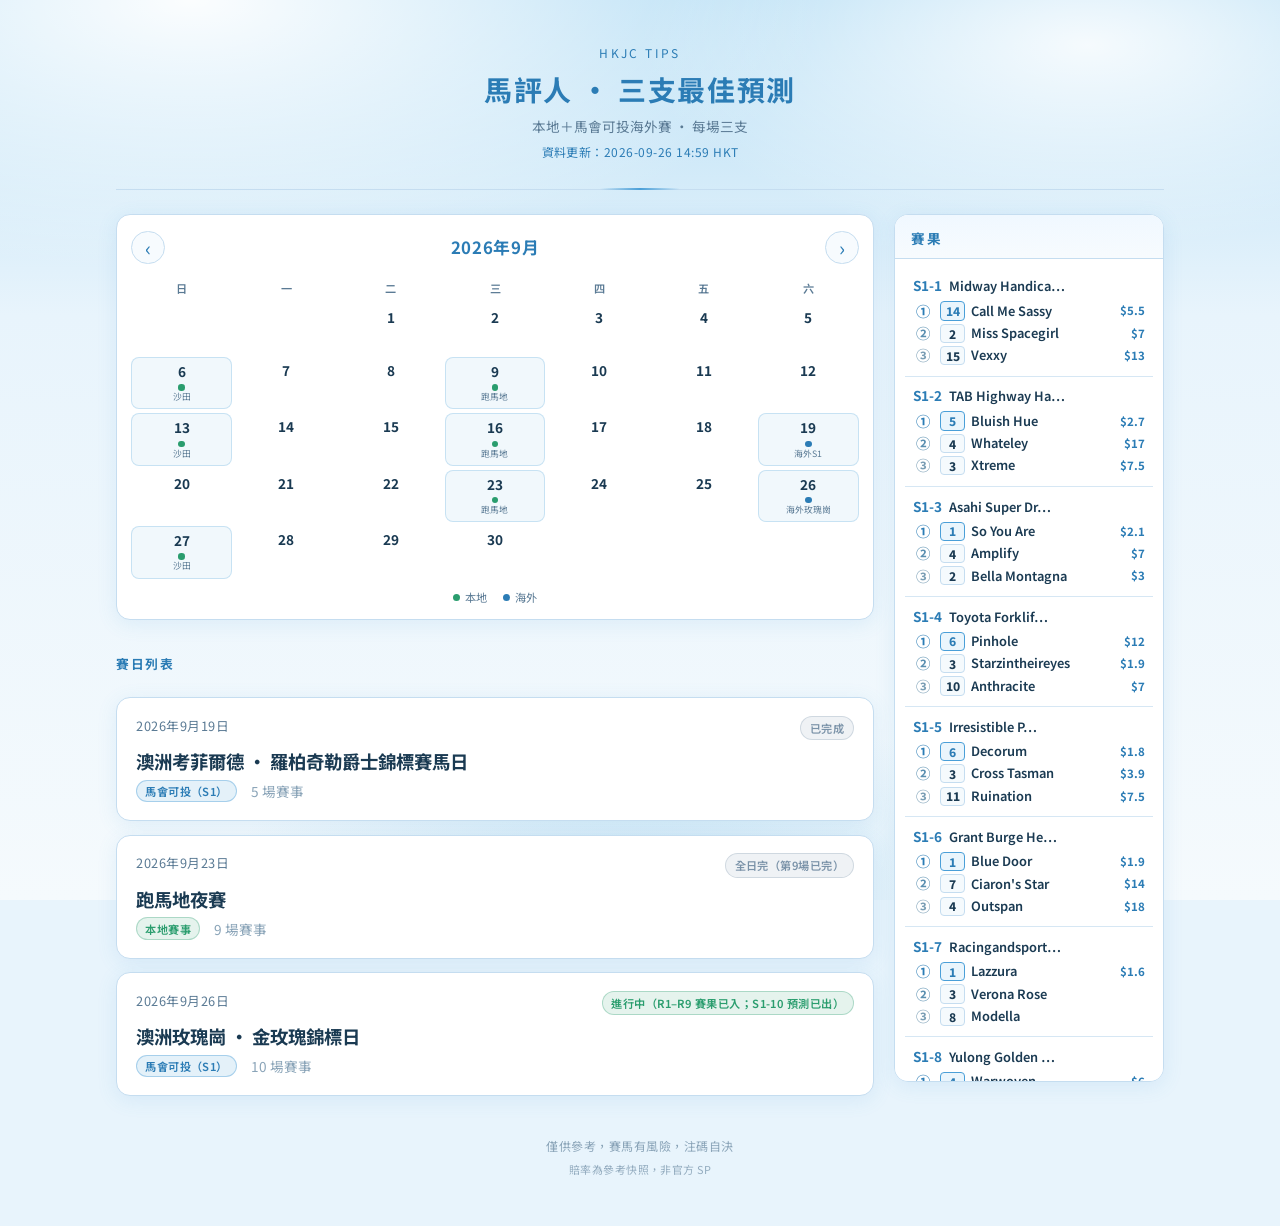
<file: docs/index.html>
<!DOCTYPE html>
<html lang="zh-HK">
<head>
  <meta charset="UTF-8" />
  <meta name="viewport" content="width=device-width, initial-scale=1, viewport-fit=cover" />
  <meta name="theme-color" content="#b8dff5" />
  <meta name="description" content="馬評人 · 三支最佳預測 — 每場只推三支" />
  <title>馬評人 · 三支最佳預測</title>
  <link rel="preconnect" href="https://fonts.googleapis.com" />
  <link rel="preconnect" href="https://fonts.gstatic.com" crossorigin />
  <link href="https://fonts.googleapis.com/css2?family=Noto+Sans+TC:wght@400;600;700&display=swap" rel="stylesheet" />
  <link rel="stylesheet" href="styles.css?v=202609191900" />
</head>
<body>
  <div class="app">
    <header class="header">
      <div class="header-eyebrow">HKJC TIPS</div>
      <h1>馬評人 · 三支最佳預測</h1>
      <p class="header-sub">本地＋馬會可投海外賽 · 每場三支</p>
      <p class="header-updated" id="header-updated"></p>
    </header>

    <nav id="nav-bar" class="nav-bar hidden" aria-label="導航">
      <button type="button" id="btn-back" class="btn-back" aria-label="返回賽日列表">
        ← 返回
      </button>
      <span id="nav-title" class="nav-title"></span>
    </nav>

    <div id="loading" class="state-msg">載入中…</div>

    <div class="layout">
      <div class="main-col">
        <main id="view-meetings" class="meeting-list hidden" aria-label="賽日列表"></main>
        <main id="view-races" class="hidden" aria-label="場次預測"></main>
      </div>

      <aside id="results-sidebar" class="results-sidebar" aria-label="賽果">
        <button type="button" id="results-toggle" class="results-toggle" aria-expanded="false" aria-controls="results-panel">
          <span class="results-toggle-label">賽果</span>
          <span id="results-count" class="results-count"></span>
          <span class="results-chevron" aria-hidden="true">▼</span>
        </button>
        <div id="results-panel" class="results-panel" hidden>
          <h2 class="results-title">賽果</h2>
          <div id="results-body" class="results-body"></div>
        </div>
      </aside>
    </div>

    <footer class="footer">
      <p>僅供參考，賽馬有風險，注碼自決</p>
      <p class="footer-note">賠率為參考快照，非官方 SP</p>
    </footer>
  </div>
  <script src="app.js?v=202609191900"></script>
</body>
</html>
</file>
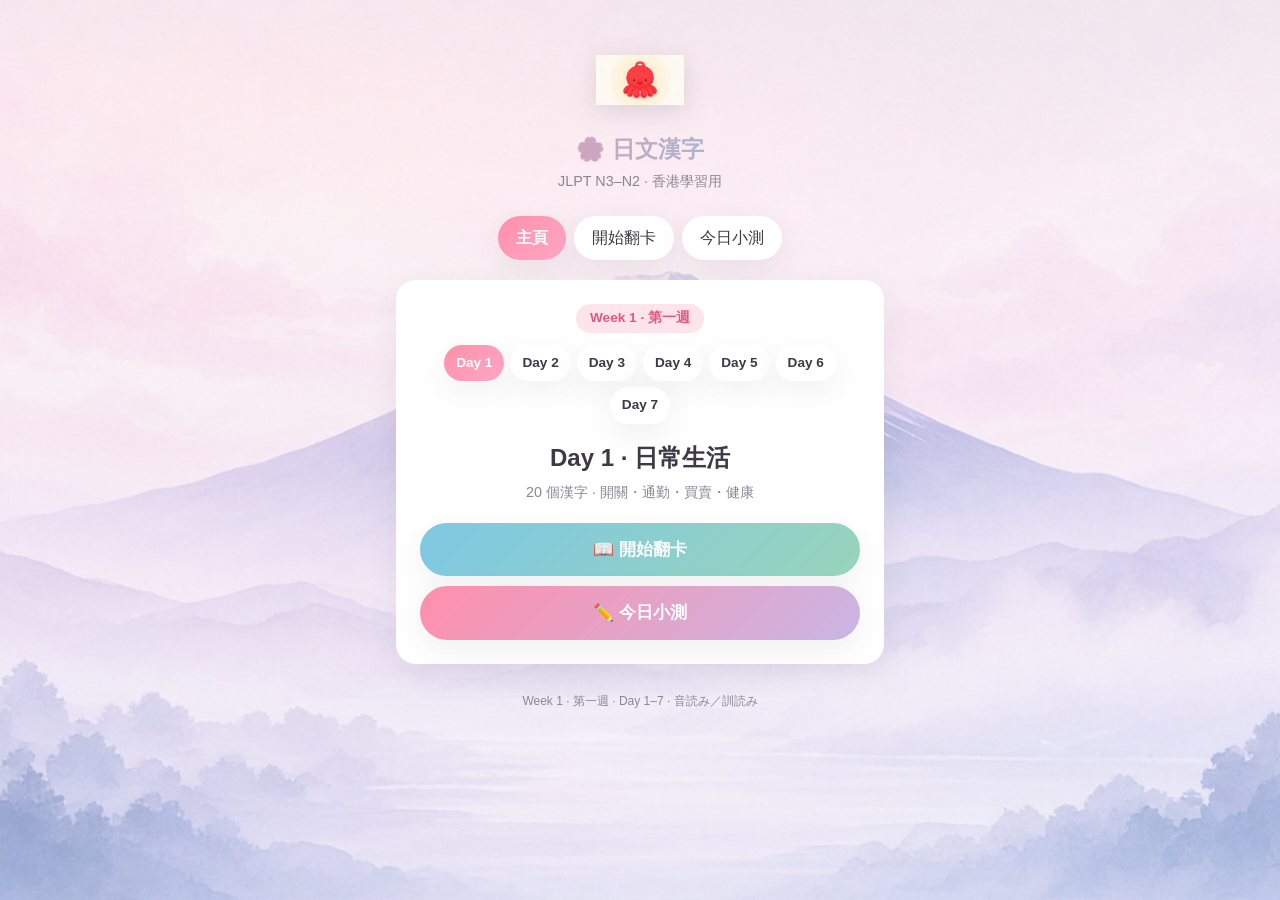
<file: docs/flashcards/index.html>
<!DOCTYPE html>
<html lang="zh-HK">
<head>
<meta charset="UTF-8" />
<meta name="viewport" content="width=device-width, initial-scale=1, viewport-fit=cover" />
<title>日文漢字 · 每日練習</title>
<style>
  :root {
    --bg: #fff8f3;
    --card: #ffffff;
    --accent: #ff8fab;
    --accent2: #7ec8e3;
    --mint: #98d4bb;
    --lavender: #c9b6e4;
    --text: #3d3a45;
    --muted: #8a8694;
    --shadow: 0 10px 30px rgba(61, 58, 69, 0.08);
    --radius: 20px;
  }
  * { box-sizing: border-box; margin: 0; padding: 0; }
  body {
    font-family: "Hiragino Sans", "Noto Sans TC", "PingFang HK", "Segoe UI", sans-serif;
    color: var(--text);
    min-height: 100dvh;
    line-height: 1.5;
    background-color: #f3eef8;
    background-image:
      linear-gradient(180deg, rgba(255,248,243,0.55) 0%, rgba(243,240,255,0.45) 40%, rgba(232,246,255,0.5) 100%),
      url("fuji-bg.png");
    background-size: cover;
    background-position: center bottom;
    background-repeat: no-repeat;
    background-attachment: fixed;
  }
  .day-card, .face, .nav button, .btn, .counter, .q-card {
    background: rgba(255,255,255,0.92);
    backdrop-filter: blur(8px);
  }
  .app { max-width: 520px; margin: 0 auto; padding: 16px 16px 40px; }
  header.app-header {
    text-align: center; padding: 20px 8px 12px;
  }
  header.app-header h1 {
    font-size: 1.45rem; font-weight: 700;
    background: linear-gradient(90deg, #ff8fab, #7ec8e3);
    -webkit-background-clip: text; background-clip: text; color: transparent;
  }

  .mascot {
    width: 88px; height: 88px; margin: 0 auto 8px;
    display: block; object-fit: contain;
    filter: drop-shadow(0 6px 12px rgba(61,58,69,0.15));
  }
  header.app-header p { color: var(--muted); font-size: 0.9rem; margin-top: 4px; }

  .nav {
    display: flex; gap: 8px; justify-content: center; flex-wrap: wrap;
    margin: 12px 0 20px;
  }
  .nav button, .btn {
    border: none; cursor: pointer; font: inherit;
    padding: 10px 18px; border-radius: 999px;
    background: var(--card); color: var(--text);
    box-shadow: var(--shadow); transition: transform .15s, background .15s;
  }
  .nav button:hover, .btn:hover { transform: translateY(-1px); }
  .nav button.active {
    background: linear-gradient(135deg, #ff8fab, #ffa8c5);
    color: #fff; font-weight: 600;
  }
  .btn-primary {
    background: linear-gradient(135deg, #7ec8e3, #98d4bb);
    color: #fff; font-weight: 600;
  }
  .btn-accent {
    background: linear-gradient(135deg, #ff8fab, #c9b6e4);
    color: #fff; font-weight: 600;
  }
  .btn-ghost {
    background: transparent; box-shadow: none;
    border: 2px solid #e8e4f0; color: var(--muted);
  }
  .hidden { display: none !important; }

  /* Home */
  .day-card {
    background: var(--card); border-radius: var(--radius);
    padding: 24px; box-shadow: var(--shadow); text-align: center;
  }
  .day-badge {
    display: inline-block; padding: 4px 14px; border-radius: 999px;
    background: #ffe4ec; color: #e05a80; font-size: 0.85rem; font-weight: 600;
    margin-bottom: 10px;
  }
  .day-card h2 { font-size: 1.5rem; margin-bottom: 6px; }
  .day-card .meta { color: var(--muted); font-size: 0.9rem; margin-bottom: 20px; }
  .day-actions { display: flex; flex-direction: column; gap: 10px; }
  .day-actions .btn { width: 100%; padding: 14px; font-size: 1.05rem; }
  .day-switch {
    display: flex; flex-wrap: wrap; gap: 6px; justify-content: center;
    margin: 2px 0 16px;
  }
  .day-switch button {
    border: none; cursor: pointer; font: inherit; font-weight: 700;
    padding: 8px 12px; border-radius: 999px;
    background: rgba(255,255,255,0.92); color: var(--text);
    box-shadow: var(--shadow); font-size: 0.85rem;
  }
  .day-switch button.active {
    background: linear-gradient(135deg, #ff8fab, #ffa8c5);
    color: #fff;
  }
  .day-chip { font-size: 0.85rem; }

  /* Study */
  .study-top {
    display: flex; align-items: center; justify-content: space-between;
    margin-bottom: 12px; gap: 8px;
  }
  .counter {
    font-weight: 700; color: var(--accent);
    background: #fff; padding: 6px 14px; border-radius: 999px;
    box-shadow: var(--shadow); font-size: 0.95rem;
  }
  .flip-scene {
    perspective: 1200px; margin: 0 auto 16px;
    width: 100%; max-width: 360px; aspect-ratio: 3/4;
  }
  .flip-card {
    width: 100%; height: 100%; position: relative;
    transform-style: preserve-3d; transition: transform 0.55s ease;
    cursor: pointer; border-radius: var(--radius);
  }
  .flip-card.flipped { transform: rotateY(180deg); }
  .face {
    position: absolute; inset: 0; backface-visibility: hidden;
    border-radius: var(--radius); background: var(--card);
    box-shadow: var(--shadow); overflow: hidden;
    display: flex; flex-direction: column; align-items: center;
    justify-content: center; padding: 20px;
  }
  .face.back { transform: rotateY(180deg); justify-content: flex-start; overflow-y: auto; }
  .face img {
    width: 70%; max-width: 220px; aspect-ratio: 1;
    object-fit: cover; border-radius: 16px;
    box-shadow: 0 4px 16px rgba(0,0,0,0.06); margin-bottom: 16px;
  }
  .kanji-big {
    font-size: clamp(3.5rem, 18vw, 5.5rem);
    font-weight: 700; line-height: 1; color: var(--text);
  }
  .hint { color: var(--muted); font-size: 0.8rem; margin-top: 10px; }
  .reading-block {
    width: 100%; margin: 8px 0; padding: 12px 14px;
    border-radius: 14px; background: #f8f5ff; text-align: left;
  }
  .reading-block.on { background: #eef7ff; }
  .reading-block.kun { background: #fff0f5; }
  .reading-label {
    font-size: 0.75rem; font-weight: 700; letter-spacing: 0.05em;
    color: var(--muted); margin-bottom: 2px;
  }
  .reading-value {
    font-size: 1.35rem; font-weight: 700; color: var(--text);
    font-family: "Hiragino Sans", "Noto Sans JP", sans-serif;
  }
  .meaning-zh {
    font-size: 1.15rem; font-weight: 600; margin: 10px 0 4px; color: #e05a80;
  }
  .meaning-en { color: var(--muted); font-size: 0.9rem; margin-bottom: 10px; }
  .example-box {
    width: 100%; padding: 12px; border-radius: 12px;
    background: #f0faf5; font-size: 0.95rem; text-align: left;
  }
  .tts-btn {
    margin-top: 14px; padding: 10px 20px; border-radius: 999px;
    border: none; background: linear-gradient(135deg, #7ec8e3, #c9b6e4);
    color: #fff; font-weight: 600; cursor: pointer; font: inherit;
  }
  .controls {
    display: flex; gap: 10px; justify-content: center; align-items: center;
    flex-wrap: wrap;
  }
  .controls .btn { min-width: 100px; }

  /* Test */
  .test-progress {
    height: 8px; background: #eee; border-radius: 999px; overflow: hidden;
    margin-bottom: 16px;
  }
  .test-progress .bar {
    height: 100%; background: linear-gradient(90deg, #ff8fab, #7ec8e3);
    width: 0%; transition: width .3s;
  }
  .q-card {
    background: var(--card); border-radius: var(--radius);
    padding: 22px; box-shadow: var(--shadow);
  }
  .q-type {
    display: inline-block; font-size: 0.75rem; font-weight: 700;
    padding: 3px 10px; border-radius: 999px; background: #eef7ff;
    color: #4a90b8; margin-bottom: 12px;
  }
  .q-prompt { font-size: 1.1rem; margin-bottom: 16px; text-align: center; }
  .q-prompt .big-kanji { font-size: 4rem; font-weight: 700; display: block; margin: 8px 0; }
  .q-prompt img {
    width: 140px; height: 140px; object-fit: cover; border-radius: 14px;
    display: block; margin: 10px auto;
  }
  .choices { display: grid; gap: 10px; }
  .choice {
    padding: 14px; border-radius: 14px; border: 2px solid #eee;
    background: #fafafa; cursor: pointer; font: inherit; text-align: center;
    font-size: 1.1rem; transition: border-color .15s, background .15s;
  }
  .choice:hover:not(:disabled) { border-color: var(--accent2); }
  .choice.correct { border-color: #5cb88a; background: #e8f8f0; }
  .choice.wrong { border-color: #e07a8a; background: #ffeef1; }
  .choice:disabled { cursor: default; opacity: 0.95; }
  .feedback {
    margin-top: 14px; padding: 12px; border-radius: 12px;
    background: #f8f5ff; font-size: 0.95rem; text-align: center;
  }
  .result-card { text-align: center; }
  .score-big { font-size: 3rem; font-weight: 700; color: var(--accent); margin: 10px 0; }
  .wrong-list { text-align: left; margin-top: 16px; }
  .wrong-item {
    padding: 12px; border-radius: 12px; background: #fff5f7;
    margin-bottom: 8px; font-size: 0.9rem;
  }
  .wrong-item strong { color: #e05a80; }

  footer.note {
    text-align: center; color: var(--muted); font-size: 0.75rem;
    margin-top: 28px;
  }
</style>
</head>
<body>
<div class="app">
  <header class="app-header">
    <img class="mascot" src="octopus-mascot.png" alt="章魚公仔" width="88" height="88" />
    <h1>🌸 日文漢字</h1>
    <p>JLPT N3–N2 · 香港學習用</p>
  </header>

  <nav class="nav" id="mainNav">
    <button type="button" data-view="home" class="active">主頁</button>
    <button type="button" data-view="study">開始翻卡</button>
    <button type="button" data-view="test">今日小測</button>
  </nav>

  <!-- HOME -->
  <section id="view-home">
    <div class="day-card">
      <span class="day-badge" id="weekBadge">Week 1 · 第一週</span>
      <div class="day-switch" id="daySwitch" role="group" aria-label="選擇日子"></div>
      <h2 id="dayTitle">Day 1 · 日常生活</h2>
      <p class="meta" id="dayMeta">20 個漢字 · 開關・通勤・買賣・健康</p>
      <div class="day-actions">
        <button type="button" class="btn btn-primary" id="btnStartStudy">📖 開始翻卡</button>
        <button type="button" class="btn btn-accent" id="btnStartTest">✏️ 今日小測</button>
      </div>
    </div>
  </section>

  <!-- STUDY -->
  <section id="view-study" class="hidden">
    <div class="study-top">
      <button type="button" class="btn btn-ghost" id="btnStudyHome">← 主頁</button>
      <span class="counter" id="cardCounter">1 / 20</span>
      <span class="counter day-chip" id="studyDayChip">Day 1</span>
    </div>
    <div class="flip-scene">
      <div class="flip-card" id="flipCard" tabindex="0" role="button" aria-label="撳一下翻卡">
        <div class="face front" id="cardFront"></div>
        <div class="face back" id="cardBack"></div>
      </div>
    </div>
    <div class="controls">
      <button type="button" class="btn" id="btnPrev">← 上一張</button>
      <button type="button" class="btn btn-primary" id="btnFlip">翻卡</button>
      <button type="button" class="btn" id="btnNext">下一張 →</button>
    </div>
  </section>

  <!-- TEST -->
  <section id="view-test" class="hidden">
    <div class="study-top">
      <button type="button" class="btn btn-ghost" id="btnTestHome">← 主頁</button>
      <span class="counter" id="testCounter">題 1 / 10</span>
      <span class="counter day-chip" id="testDayChip">Day 1</span>
    </div>
    <div class="test-progress"><div class="bar" id="testBar"></div></div>
    <div id="testArea"></div>
  </section>

  <footer class="note">Week 1 · 第一週 · Day 1–7 · 音読み／訓読み</footer>
</div>

<script>
let week = null;
let dayInfo = null;
let cards = [];
let idx = 0;
let flipped = false;
let testQ = [];
let testI = 0;
let testScore = 0;
let testAnswers = [];

async function loadWeek() {
  const res = await fetch("week.json");
  if (!res.ok) throw new Error("week.json");
  week = await res.json();
  const box = document.getElementById("daySwitch");
  box.innerHTML = week.days.map(d =>
    `<button type="button" data-day="${d.id}">Day ${d.id}</button>`
  ).join("");
  box.onclick = (e) => {
    const b = e.target.closest("button[data-day]");
    if (!b) return;
    selectDay(Number(b.dataset.day));
  };
  await selectDay(week.days[0].id);
}

async function selectDay(id) {
  dayInfo = week.days.find(d => d.id === id);
  document.querySelectorAll("#daySwitch button").forEach(b => {
    b.classList.toggle("active", Number(b.dataset.day) === id);
  });
  document.getElementById("weekBadge").textContent = `${week.label} · ${week.label_zh}`;
  document.getElementById("dayTitle").textContent = `Day ${dayInfo.id} · ${dayInfo.title}`;
  document.getElementById("dayMeta").textContent = dayInfo.meta;
  document.getElementById("studyDayChip").textContent = `Day ${dayInfo.id}`;
  document.getElementById("testDayChip").textContent = `Day ${dayInfo.id}`;
  const res = await fetch(dayInfo.path + "cards.json");
  if (!res.ok) throw new Error(dayInfo.path + "cards.json");
  cards = await res.json();
  idx = 0;
  flipped = false;
}

function showView(name) {
  ["home", "study", "test"].forEach(v => {
    document.getElementById("view-" + v).classList.toggle("hidden", v !== name);
  });
  document.querySelectorAll("#mainNav button").forEach(b => {
    b.classList.toggle("active", b.dataset.view === name);
  });
}

function imgSrc(c) {
  return dayInfo.path + c.image;
}

function renderCard() {
  const c = cards[idx];
  flipped = false;
  document.getElementById("flipCard").classList.remove("flipped");
  document.getElementById("cardCounter").textContent = `${idx + 1} / ${cards.length}`;

  document.getElementById("cardFront").innerHTML = `
    <img src="${imgSrc(c)}" alt="${c.meaning_en}" />
    <div class="kanji-big">${c.kanji}</div>
    <p class="hint">撳卡睇讀音同意思</p>
  `;

  const on = c.readings.on || "—";
  const kun = c.readings.kun || "—";
  document.getElementById("cardBack").innerHTML = `
    <div class="kanji-big" style="font-size:2.8rem;margin-bottom:8px">${c.kanji}</div>
    <div class="reading-block on">
      <div class="reading-label">音読み（音）</div>
      <div class="reading-value">${on}</div>
    </div>
    <div class="reading-block kun">
      <div class="reading-label">訓読み（訓）</div>
      <div class="reading-value">${kun}</div>
    </div>
    <div class="meaning-zh">粵語意思：${c.meaning_zh_hk}</div>
    <div class="meaning-en">${c.meaning_en}</div>
    <div class="example-box"><strong>例句／詞：</strong>${c.example}</div>
    <button type="button" class="tts-btn" id="ttsBtn">🔊 讀一次</button>
  `;
  document.getElementById("ttsBtn").onclick = (e) => {
    e.stopPropagation();
    speakCard(c);
  };
}

function speakCard(c) {
  if (!window.speechSynthesis) return;
  speechSynthesis.cancel();
  const parts = [];
  if (c.readings.kun && c.readings.kun !== "—") {
    // speak first kun reading in hiragana-ish: use example word reading if possible
    parts.push(c.readings.kun.split("・")[0]);
  } else if (c.readings.on) {
    parts.push(c.readings.on);
  }
  // Prefer speaking the example word's kana from parentheses
  const m = c.example.match(/（([^）]+)）/);
  const text = m ? m[1].split("・")[0] : (parts[0] || c.kanji);
  const u = new SpeechSynthesisUtterance(text);
  u.lang = "ja-JP";
  u.rate = 0.85;
  speechSynthesis.speak(u);
}

function flip() {
  flipped = !flipped;
  document.getElementById("flipCard").classList.toggle("flipped", flipped);
}

function nextCard() {
  idx = (idx + 1) % cards.length;
  renderCard();
}
function prevCard() {
  idx = (idx - 1 + cards.length) % cards.length;
  renderCard();
}

/* ---- TEST ---- */
function shuffle(a) {
  const arr = a.slice();
  for (let i = arr.length - 1; i > 0; i--) {
    const j = Math.floor(Math.random() * (i + 1));
    [arr[i], arr[j]] = [arr[j], arr[i]];
  }
  return arr;
}

function pickWrong(correct, fieldFn, n = 3) {
  const others = shuffle(cards.filter(c => c.id !== correct.id));
  const opts = [fieldFn(correct)];
  for (const o of others) {
    const v = fieldFn(o);
    if (!opts.includes(v)) opts.push(v);
    if (opts.length >= n + 1) break;
  }
  return shuffle(opts);
}

function buildQuiz() {
  const pool = shuffle(cards);
  const qs = [];

  // 3× image/meaning → kanji
  for (let i = 0; i < 3; i++) {
    const c = pool[i];
    qs.push({
      type: "img2kanji",
      typeLabel: "睇圖揀漢字",
      card: c,
      prompt: `邊個漢字代表「${c.meaning_zh_hk}」？`,
      showImg: true,
      choices: pickWrong(c, x => x.kanji),
      answer: c.kanji,
      explain: `${c.kanji}　音 ${c.readings.on}　訓 ${c.readings.kun}`
    });
  }

  // 4× kanji → reading (mix on/kun)
  for (let i = 3; i < 7; i++) {
    const c = pool[i];
    const askOn = i % 2 === 0 && c.readings.on && c.readings.on !== "—";
    const correct = askOn ? c.readings.on : (c.readings.kun !== "—" ? c.readings.kun : c.readings.on);
    const label = askOn ? "音読み" : "訓読み";
    qs.push({
      type: "kanji2read",
      typeLabel: `揀正確${label}`,
      card: c,
      prompt: `<span class="big-kanji">${c.kanji}</span>正確嘅<strong>${label}</strong>係？`,
      showImg: false,
      choices: pickWrong(c, x => {
        if (askOn) return x.readings.on;
        return x.readings.kun !== "—" ? x.readings.kun : x.readings.on;
      }),
      answer: correct,
      explain: `${c.kanji}　音 ${c.readings.on}　訓 ${c.readings.kun}　（${c.meaning_zh_hk}）`
    });
  }

  // 3× example → meaning
  for (let i = 7; i < 10; i++) {
    const c = pool[i];
    const word = c.example.split("—")[0].trim();
    qs.push({
      type: "ex2mean",
      typeLabel: "例句意思",
      card: c,
      prompt: `「${word}」嘅意思係？`,
      showImg: false,
      choices: pickWrong(c, x => x.meaning_zh_hk),
      answer: c.meaning_zh_hk,
      explain: `${c.kanji}　${c.example}`
    });
  }

  return shuffle(qs).slice(0, 10);
}

function startTest() {
  testQ = buildQuiz();
  testI = 0;
  testScore = 0;
  testAnswers = [];
  showView("test");
  renderQuestion();
}

function renderQuestion() {
  const area = document.getElementById("testArea");
  if (testI >= testQ.length) {
    renderResult();
    return;
  }
  const q = testQ[testI];
  document.getElementById("testCounter").textContent = `題 ${testI + 1} / ${testQ.length}`;
  document.getElementById("testBar").style.width = `${(testI / testQ.length) * 100}%`;

  let promptHtml = `<div class="q-prompt">${q.prompt}`;
  if (q.showImg) promptHtml += `<img src="${imgSrc(q.card)}" alt="" />`;
  promptHtml += `</div>`;

  area.innerHTML = `
    <div class="q-card">
      <span class="q-type">${q.typeLabel}</span>
      ${promptHtml}
      <div class="choices" id="choices">
        ${q.choices.map(ch => `<button type="button" class="choice" data-val="${encodeURIComponent(ch)}">${ch}</button>`).join("")}
      </div>
      <div id="qFeedback" class="feedback hidden"></div>
      <div style="margin-top:14px;text-align:center" class="hidden" id="nextQWrap">
        <button type="button" class="btn btn-primary" id="btnNextQ">下一題 →</button>
      </div>
    </div>
  `;

  document.querySelectorAll(".choice").forEach(btn => {
    btn.addEventListener("click", () => answerQ(btn, q));
  });
}

function answerQ(btn, q) {
  const val = decodeURIComponent(btn.dataset.val);
  const correct = val === q.answer;
  if (correct) testScore++;
  testAnswers.push({ q, chosen: val, correct });

  document.querySelectorAll(".choice").forEach(b => {
    b.disabled = true;
    const v = decodeURIComponent(b.dataset.val);
    if (v === q.answer) b.classList.add("correct");
    if (v === val && !correct) b.classList.add("wrong");
  });

  const fb = document.getElementById("qFeedback");
  fb.classList.remove("hidden");
  fb.innerHTML = correct
    ? `✅ 啱！<br>${q.explain}`
    : `❌ 唔啱。正解：<strong>${q.answer}</strong><br>${q.explain}`;
  document.getElementById("nextQWrap").classList.remove("hidden");
  document.getElementById("btnNextQ").onclick = () => {
    testI++;
    renderQuestion();
  };
  document.getElementById("testBar").style.width = `${((testI + 1) / testQ.length) * 100}%`;
}

function renderResult() {
  document.getElementById("testCounter").textContent = "完成！";
  document.getElementById("testBar").style.width = "100%";
  const wrongs = testAnswers.filter(a => !a.correct);
  const area = document.getElementById("testArea");
  area.innerHTML = `
    <div class="q-card result-card">
      <h2>Day ${dayInfo.id} · 小測結果</h2>
      <div class="score-big">${testScore} / ${testQ.length}</div>
      <p>${testScore === testQ.length ? "完美！太叻啦 🎉" : testScore >= 7 ? "唔錯呀，繼續加油 💪" : "再翻卡溫習吓啦 📖"}</p>
      ${wrongs.length ? `
        <div class="wrong-list">
          <h3 style="margin-bottom:8px">需要再睇：</h3>
          ${wrongs.map(w => `
            <div class="wrong-item">
              <strong>${w.q.card.kanji}</strong> — 你揀咗「${w.chosen}」<br>
              正解：${w.q.answer}<br>
              音 ${w.q.card.readings.on}　／　訓 ${w.q.card.readings.kun}
            </div>
          `).join("")}
        </div>
      ` : ""}
      <div style="display:flex;flex-direction:column;gap:10px;margin-top:20px">
        <button type="button" class="btn btn-accent" id="btnRetry">再試一次</button>
        <button type="button" class="btn btn-primary" id="btnBackStudy">返去翻卡</button>
        <button type="button" class="btn btn-ghost" id="btnBackHome">主頁</button>
      </div>
    </div>
  `;
  document.getElementById("btnRetry").onclick = startTest;
  document.getElementById("btnBackStudy").onclick = () => { showView("study"); renderCard(); };
  document.getElementById("btnBackHome").onclick = () => showView("home");
}

/* ---- wire up ---- */
function openStudy() {
  if (!cards.length) return;
  showView("study");
  renderCard();
}
document.getElementById("mainNav").addEventListener("click", e => {
  const b = e.target.closest("button[data-view]");
  if (!b) return;
  if (b.dataset.view === "study") openStudy();
  else if (b.dataset.view === "test") { if (cards.length) startTest(); }
  else showView("home");
});
document.getElementById("btnStartStudy").onclick = openStudy;
document.getElementById("btnStartTest").onclick = () => { if (cards.length) startTest(); };
document.getElementById("btnStudyHome").onclick = () => showView("home");
document.getElementById("btnTestHome").onclick = () => showView("home");
document.getElementById("btnFlip").onclick = flip;
document.getElementById("btnNext").onclick = nextCard;
document.getElementById("btnPrev").onclick = prevCard;
document.getElementById("flipCard").onclick = (e) => {
  if (e.target.closest("#ttsBtn")) return;
  flip();
};

document.addEventListener("keydown", e => {
  if (document.getElementById("view-study").classList.contains("hidden")) return;
  if (e.key === "ArrowRight") nextCard();
  else if (e.key === "ArrowLeft") prevCard();
  else if (e.key === " " || e.key === "Enter") { e.preventDefault(); flip(); }
});

loadWeek().then(() => {
  console.log("Loaded", week.days.length, "days");
}).catch(err => {
  document.getElementById("view-home").innerHTML =
    `<div class="day-card"><p>載入失敗：請用本地伺服器開啟，或確認 week.json 同各日 cards.json 存在。<br>${err}</p></div>`;
});
</script>
</body>
</html>
</file>
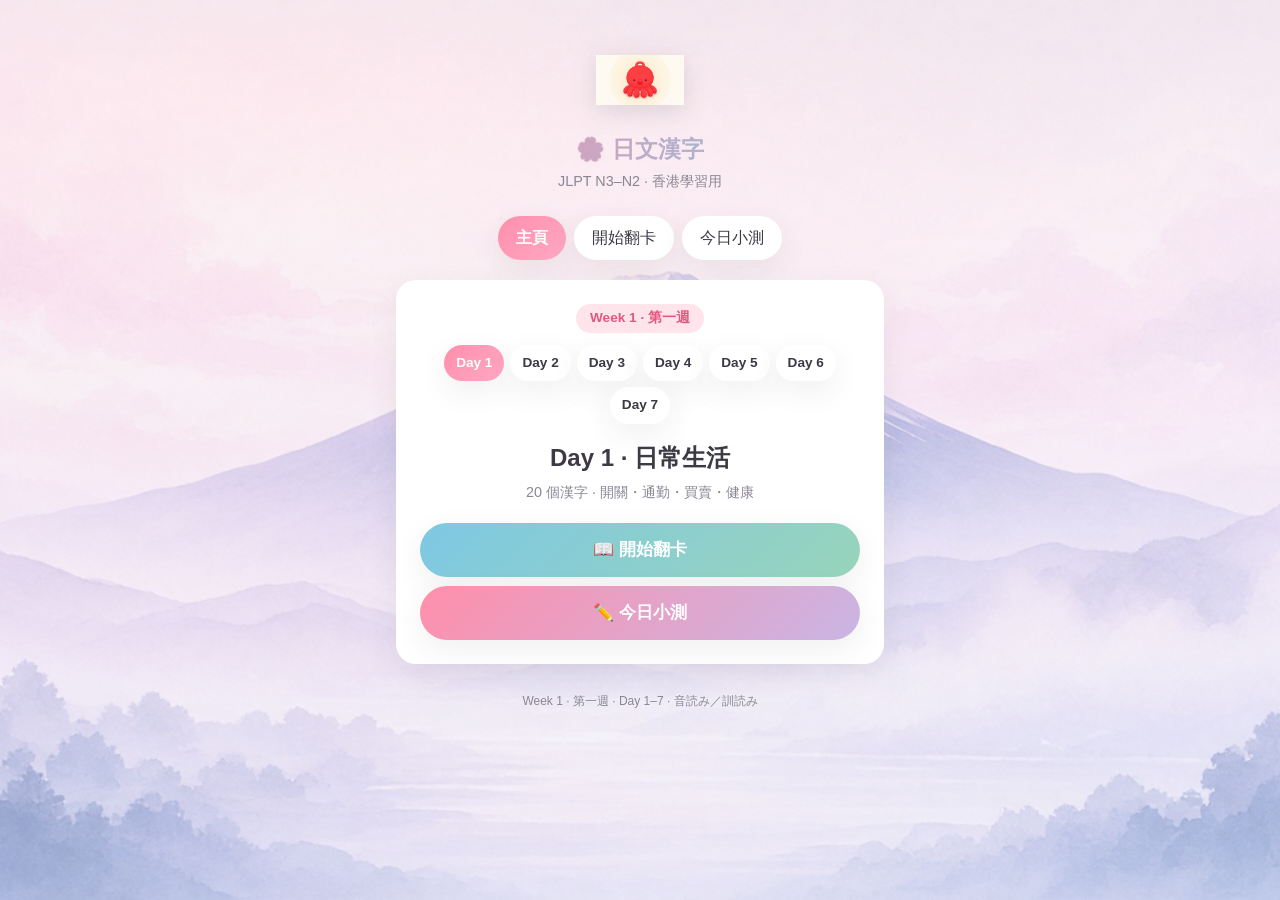
<file: docs/flashcards/day1/index.html>
<!DOCTYPE html>
<html lang="zh-HK">
<head>
<meta charset="UTF-8" />
<meta name="viewport" content="width=device-width, initial-scale=1" />
<meta http-equiv="refresh" content="0;url=../index.html" />
<title>Day 1 → 主應用</title>
<style>
  body { font-family: sans-serif; text-align: center; padding: 40px; background: #fff8f3; color: #3d3a45; }
  a { color: #e05a80; font-weight: 600; }
</style>
</head>
<body>
  <p>跳去主應用…</p>
  <p><a href="../index.html">Annie 日文漢字 · Day 1</a></p>
</body>
</html>
</file>
<file: docs/styles.css>
/* HKJC Tip Board — blue sky & white clouds */
:root {
  --bg: #e8f4fc;
  --bg-elevated: #f7fbfe;
  --bg-card: #ffffff;
  --bg-card-hover: #f0f8ff;
  --border: #c5ddf0;
  --border-accent: #5ba3d9;
  --text: #1a3a52;
  --text-muted: #5a7a94;
  --text-dim: #8aa4b8;
  --sky: #4a9fd8;
  --sky-deep: #2b7cb5;
  --sky-soft: #7ec4ea;
  --cloud: #ffffff;
  --accent: #3d8ec9;
  --badge-bg: linear-gradient(135deg, #4a9fd8, #7ec4ea);
  --badge-text: #ffffff;
  --rank1: #2b7cb5;
  --rank2: #5a8fb0;
  --rank3: #7a9eb5;
  --status-live: #2a9d6e;
  --status-pending: #7a92a8;
  --radius: 14px;
  --radius-sm: 10px;
  --shadow: 0 4px 20px rgba(74, 159, 216, 0.12);
  --font: "Noto Sans TC", "PingFang HK", "Microsoft JhengHei",
    "Hiragino Sans GB", "Heiti TC", system-ui, sans-serif;
}

*,
*::before,
*::after {
  box-sizing: border-box;
  margin: 0;
  padding: 0;
}

html {
  font-size: 16px;
  -webkit-text-size-adjust: 100%;
}

body {
  font-family: var(--font);
  background: var(--bg);
  color: var(--text);
  min-height: 100vh;
  line-height: 1.5;
  background-image:
    radial-gradient(ellipse 90% 55% at 15% 0%, rgba(255, 255, 255, 0.95), transparent 55%),
    radial-gradient(ellipse 70% 45% at 85% 5%, rgba(255, 255, 255, 0.85), transparent 50%),
    radial-gradient(ellipse 60% 40% at 50% 100%, rgba(126, 196, 234, 0.35), transparent 55%),
    linear-gradient(180deg, #b8dff5 0%, #e8f4fc 35%, #f5fafd 100%);
  background-attachment: fixed;
}

.app {
  max-width: 960px;
  margin: 0 auto;
  padding: 1.25rem 1rem 3rem;
  min-height: 100vh;
  display: flex;
  flex-direction: column;
}

.header {
  text-align: center;
  padding: 1.5rem 0 1.75rem;
  border-bottom: 1px solid var(--border);
  margin-bottom: 1.5rem;
  position: relative;
}

.header::after {
  content: "";
  position: absolute;
  bottom: -1px;
  left: 50%;
  transform: translateX(-50%);
  width: 80px;
  height: 2px;
  background: linear-gradient(90deg, transparent, var(--sky), transparent);
}

.header-eyebrow {
  font-size: 0.75rem;
  letter-spacing: 0.2em;
  color: var(--sky-deep);
  text-transform: uppercase;
  margin-bottom: 0.4rem;
}

.header h1 {
  font-size: 1.55rem;
  font-weight: 700;
  letter-spacing: 0.06em;
  color: var(--sky-deep);
}

.header-sub {
  margin-top: 0.35rem;
  font-size: 0.85rem;
  color: var(--text-muted);
}

.nav-bar {
  display: flex;
  align-items: center;
  gap: 0.75rem;
  margin-bottom: 1.25rem;
  min-height: 2.25rem;
}

.btn-back {
  appearance: none;
  border: 1px solid var(--border);
  background: var(--bg-card);
  color: var(--text);
  font-family: inherit;
  font-size: 0.875rem;
  padding: 0.45rem 0.9rem;
  border-radius: 999px;
  cursor: pointer;
  display: inline-flex;
  align-items: center;
  gap: 0.35rem;
  transition: background 0.15s, border-color 0.15s, box-shadow 0.15s;
  box-shadow: var(--shadow);
}

.btn-back:hover {
  background: var(--bg-card-hover);
  border-color: var(--border-accent);
}

.btn-back:focus-visible {
  outline: 2px solid var(--sky);
  outline-offset: 2px;
}

.nav-title {
  font-size: 0.95rem;
  color: var(--text-muted);
  flex: 1;
  overflow: hidden;
  text-overflow: ellipsis;
  white-space: nowrap;
}

.meeting-list {
  display: flex;
  flex-direction: column;
  gap: 0.85rem;
}

.meeting-card {
  background: var(--bg-card);
  border: 1px solid var(--border);
  border-radius: var(--radius);
  padding: 1.1rem 1.2rem;
  cursor: pointer;
  transition: background 0.15s, border-color 0.15s, transform 0.12s, box-shadow 0.15s;
  box-shadow: var(--shadow);
  text-align: left;
  width: 100%;
  font-family: inherit;
  color: inherit;
}

.meeting-card:hover {
  background: var(--bg-card-hover);
  border-color: var(--border-accent);
  transform: translateY(-1px);
  box-shadow: 0 6px 24px rgba(74, 159, 216, 0.18);
}

.meeting-card:focus-visible {
  outline: 2px solid var(--sky);
  outline-offset: 2px;
}

.meeting-card-top {
  display: flex;
  justify-content: space-between;
  align-items: flex-start;
  gap: 0.75rem;
  margin-bottom: 0.5rem;
}

.meeting-date {
  font-size: 0.8rem;
  color: var(--text-muted);
  letter-spacing: 0.04em;
}

.meeting-venue {
  font-size: 1.15rem;
  font-weight: 700;
  color: var(--text);
  margin-bottom: 0.35rem;
}

.meeting-meta {
  font-size: 0.85rem;
  color: var(--text-dim);
}

.status-pill {
  font-size: 0.7rem;
  font-weight: 600;
  padding: 0.2rem 0.55rem;
  border-radius: 999px;
  white-space: nowrap;
  letter-spacing: 0.04em;
}

.status-pill.live {
  background: rgba(42, 157, 110, 0.12);
  color: var(--status-live);
  border: 1px solid rgba(42, 157, 110, 0.3);
}

.status-pill.pending {
  background: rgba(122, 146, 168, 0.12);
  color: var(--status-pending);
  border: 1px solid rgba(122, 146, 168, 0.28);
}

.race-list {
  display: flex;
  flex-direction: column;
  gap: 1.25rem;
}

.race-block {
  background: var(--bg-card);
  border: 1px solid var(--border);
  border-radius: var(--radius);
  overflow: hidden;
  box-shadow: var(--shadow);
}

.race-header {
  padding: 0.9rem 1.1rem;
  border-bottom: 1px solid var(--border);
  display: flex;
  align-items: baseline;
  justify-content: space-between;
  gap: 0.75rem;
  background: linear-gradient(180deg, #f0f8ff, var(--bg-elevated));
}

.race-no-name {
  display: flex;
  align-items: baseline;
  gap: 0.6rem;
  flex-wrap: wrap;
}

.race-no {
  font-weight: 700;
  color: var(--sky-deep);
  font-size: 0.95rem;
  letter-spacing: 0.03em;
}

.race-name {
  font-size: 1rem;
  font-weight: 600;
  color: var(--text);
}

.race-note {
  font-size: 0.75rem;
  color: var(--text-muted);
  white-space: nowrap;
}

.section-label {
  padding: 0.65rem 1.1rem 0.35rem;
  font-size: 0.75rem;
  letter-spacing: 0.12em;
  color: var(--sky-deep);
  font-weight: 600;
}

.top3-list {
  list-style: none;
  padding: 0.25rem 0.75rem 0.9rem;
}

.horse-row {
  display: grid;
  grid-template-columns: 2rem 2.4rem 1fr auto;
  align-items: center;
  gap: 0.65rem;
  padding: 0.7rem 0.5rem;
  border-radius: var(--radius-sm);
  border-bottom: 1px solid rgba(197, 221, 240, 0.7);
}

.horse-row:last-child {
  border-bottom: none;
}

.horse-row.rank-1 {
  background: linear-gradient(90deg, rgba(74, 159, 216, 0.12), transparent 70%);
}

.rank-mark {
  font-size: 1.15rem;
  font-weight: 700;
  text-align: center;
  line-height: 1;
}

.rank-mark.r1 { color: var(--rank1); }
.rank-mark.r2 { color: var(--rank2); }
.rank-mark.r3 { color: var(--rank3); }

.saddle {
  width: 2.2rem;
  height: 2.2rem;
  display: flex;
  align-items: center;
  justify-content: center;
  border-radius: 6px;
  font-weight: 800;
  font-size: 0.95rem;
  background: #f5fafd;
  border: 2px solid var(--border);
  color: var(--text);
}

.horse-row.rank-1 .saddle {
  border-color: var(--sky);
  color: var(--sky-deep);
  background: #eaf5fc;
  box-shadow: 0 0 10px rgba(74, 159, 216, 0.2);
}

.horse-names {
  min-width: 0;
}

.horse-zh {
  font-size: 1.05rem;
  font-weight: 700;
  color: var(--text);
  overflow: hidden;
  text-overflow: ellipsis;
  white-space: nowrap;
}

.horse-en {
  font-size: 0.75rem;
  color: var(--text-muted);
  overflow: hidden;
  text-overflow: ellipsis;
  white-space: nowrap;
  margin-top: 0.1rem;
}

.badge-win {
  font-size: 0.65rem;
  font-weight: 700;
  letter-spacing: 0.06em;
  padding: 0.25rem 0.5rem;
  border-radius: 4px;
  background: var(--badge-bg);
  color: var(--badge-text);
  white-space: nowrap;
  box-shadow: 0 2px 8px rgba(74, 159, 216, 0.3);
}

.empty-tip {
  padding: 1.25rem 1.1rem 1.4rem;
  text-align: center;
  color: var(--text-dim);
  font-size: 0.95rem;
  letter-spacing: 0.15em;
}

/* Tip / cold / official result side-by-side */
.race-compare {
  display: grid;
  grid-template-columns: 1fr 1fr 1fr;
  gap: 0;
  border-top: 1px solid rgba(197, 221, 240, 0.85);
}

.compare-col {
  min-width: 0;
}

.compare-col.tip-col {
  border-right: 1px solid rgba(197, 221, 240, 0.85);
  background: linear-gradient(180deg, rgba(240, 248, 255, 0.55), transparent 40%);
}

.compare-col.cold-col {
  border-right: 1px solid rgba(197, 221, 240, 0.85);
  background: linear-gradient(180deg, rgba(236, 232, 250, 0.55), transparent 40%);
}

.compare-col.result-col {
  background: linear-gradient(180deg, rgba(255, 236, 220, 0.55), transparent 40%);
}

.compare-col .section-label {
  padding-top: 0.7rem;
}

.compare-col.cold-col .section-label {
  color: #5b4a9e;
}

.compare-col.result-col .section-label {
  color: #c45c2a;
}

.hot-bets,
.cold-bets {
  margin: 0 0.75rem 0.75rem;
  padding: 0.35rem 0.5rem;
  font-size: 0.68rem;
  line-height: 1.45;
  color: var(--text-muted);
  letter-spacing: 0.02em;
  border-radius: 4px;
  background: rgba(255, 255, 255, 0.45);
}

.cold-bets {
  color: #6a5a9e;
}

.race-block.awaiting-result .compare-col.result-col {
  opacity: 0.85;
}

.empty-tip.pending-result {
  letter-spacing: 0.12em;
  color: var(--text-muted);
  font-size: 0.88rem;
}

.horse-row.match {
  box-shadow: inset 3px 0 0 rgba(74, 159, 216, 0.55);
  background: rgba(74, 159, 216, 0.08);
}

.horse-row.compact {
  padding: 0.55rem 0.4rem;
  grid-template-columns: 1.75rem 2.1rem 1fr auto;
  gap: 0.4rem;
}

.horse-row.compact .horse-zh {
  font-size: 0.95rem;
}

.horse-row.compact .horse-en {
  font-size: 0.7rem;
}

.horse-row.compact .odds-block {
  gap: 0.1rem;
}

.horse-row.compact .odds-label {
  font-size: 0.6rem;
}

.horse-row.compact .saddle {
  width: 1.95rem;
  height: 1.95rem;
  font-size: 0.85rem;
}

@media (max-width: 700px) {
  .race-compare {
    grid-template-columns: 1fr;
  }

  .compare-col.tip-col,
  .compare-col.cold-col {
    border-right: none;
    border-bottom: 1px solid rgba(197, 221, 240, 0.85);
  }
}

.state-msg {
  text-align: center;
  padding: 2.5rem 1rem;
  color: var(--text-muted);
  font-size: 0.95rem;
}

.state-msg.error {
  color: #c45c5c;
}

.footer {
  margin-top: auto;
  padding-top: 2.5rem;
  text-align: center;
}

.footer p {
  font-size: 0.75rem;
  color: var(--text-dim);
  letter-spacing: 0.04em;
  line-height: 1.6;
}

.hidden {
  display: none !important;
}

@media (max-width: 480px) {
  .header h1 {
    font-size: 1.3rem;
  }

  .app {
    padding: 1rem 0.75rem 2.5rem;
  }

  .horse-row {
    grid-template-columns: 1.75rem 2.1rem 1fr auto;
    gap: 0.45rem;
  }

  .horse-zh {
    font-size: 0.98rem;
  }

  .badge-win {
    font-size: 0.6rem;
    padding: 0.2rem 0.4rem;
  }

  .meeting-venue {
    font-size: 1.05rem;
  }
}

@media (min-width: 640px) {
  .header h1 {
    font-size: 1.75rem;
  }
}


.type-pill {
  display: inline-block;
  font-size: 0.7rem;
  font-weight: 600;
  padding: 0.15rem 0.5rem;
  border-radius: 999px;
  margin-right: 0.4rem;
  letter-spacing: 0.04em;
}
.type-pill.overseas {
  background: rgba(74, 159, 216, 0.15);
  color: var(--sky-deep);
  border: 1px solid rgba(74, 159, 216, 0.4);
}
.type-pill.local {
  background: rgba(42, 157, 110, 0.12);
  color: var(--status-live);
  border: 1px solid rgba(42, 157, 110, 0.3);
}
.meeting-meta-row {
  display: flex;
  flex-wrap: wrap;
  align-items: center;
  gap: 0.35rem 0.5rem;
  font-size: 0.85rem;
  color: var(--text-dim);
}

.header-updated {
  margin-top: 0.4rem;
  font-size: 0.75rem;
  color: var(--sky-deep);
  letter-spacing: 0.04em;
}

/* ——— Calendar ——— */
.calendar-panel {
  background: var(--bg-card);
  border: 1px solid var(--border);
  border-radius: var(--radius);
  padding: 1rem 0.9rem 0.85rem;
  margin-bottom: 1.25rem;
  box-shadow: var(--shadow);
}

.cal-header {
  display: flex;
  align-items: center;
  justify-content: space-between;
  gap: 0.5rem;
  margin-bottom: 0.75rem;
}

.cal-title {
  font-size: 1.05rem;
  font-weight: 700;
  color: var(--sky-deep);
  letter-spacing: 0.04em;
}

.cal-nav {
  appearance: none;
  width: 2.1rem;
  height: 2.1rem;
  border-radius: 999px;
  border: 1px solid var(--border);
  background: var(--bg-elevated);
  color: var(--sky-deep);
  font-size: 1.25rem;
  line-height: 1;
  cursor: pointer;
  font-family: inherit;
  transition: background 0.15s, border-color 0.15s;
}

.cal-nav:hover {
  background: var(--bg-card-hover);
  border-color: var(--border-accent);
}

.cal-nav:focus-visible {
  outline: 2px solid var(--sky);
  outline-offset: 2px;
}

.cal-weekdays {
  display: grid;
  grid-template-columns: repeat(7, 1fr);
  gap: 0.2rem;
  margin-bottom: 0.25rem;
}

.cal-wd {
  text-align: center;
  font-size: 0.7rem;
  color: var(--text-muted);
  font-weight: 600;
  padding: 0.2rem 0;
}

.cal-grid {
  display: grid;
  grid-template-columns: repeat(7, 1fr);
  gap: 0.25rem;
}

.cal-cell {
  position: relative;
  min-height: 3.1rem;
  border-radius: 8px;
  padding: 0.25rem 0.15rem 0.35rem;
  display: flex;
  flex-direction: column;
  align-items: center;
  gap: 0.1rem;
  background: transparent;
}

.cal-cell.empty {
  visibility: hidden;
  pointer-events: none;
}

.cal-cell.race-day {
  cursor: pointer;
  background: rgba(74, 159, 216, 0.08);
  border: 1px solid rgba(74, 159, 216, 0.25);
  transition: background 0.12s, border-color 0.12s, transform 0.1s;
}

.cal-cell.race-day:hover {
  background: rgba(74, 159, 216, 0.16);
  border-color: var(--border-accent);
  transform: translateY(-1px);
}

.cal-cell.race-day:focus-visible {
  outline: 2px solid var(--sky);
  outline-offset: 1px;
}

.cal-cell.today .cal-num {
  background: var(--sky-deep);
  color: #fff;
  border-radius: 999px;
  width: 1.55rem;
  height: 1.55rem;
  display: inline-flex;
  align-items: center;
  justify-content: center;
}

.cal-num {
  font-size: 0.85rem;
  font-weight: 700;
  color: var(--text);
  line-height: 1.4;
}

.cal-dots {
  display: flex;
  gap: 0.2rem;
  margin-top: 0.1rem;
}

.cal-dot {
  display: inline-block;
  width: 0.4rem;
  height: 0.4rem;
  border-radius: 50%;
  vertical-align: middle;
}

.cal-dot.local {
  background: var(--status-live);
}

.cal-dot.overseas {
  background: var(--sky-deep);
}

.cal-day-label {
  font-size: 0.55rem;
  color: var(--text-muted);
  line-height: 1.2;
  text-align: center;
  max-width: 100%;
  overflow: hidden;
  text-overflow: ellipsis;
  white-space: nowrap;
  letter-spacing: 0;
}

.cal-legend {
  display: flex;
  gap: 1rem;
  justify-content: center;
  margin-top: 0.65rem;
  font-size: 0.7rem;
  color: var(--text-muted);
}

.cal-legend span {
  display: inline-flex;
  align-items: center;
  gap: 0.3rem;
}

.cal-legend .cal-dot {
  width: 0.45rem;
  height: 0.45rem;
}

.section-heading {
  font-size: 0.8rem;
  font-weight: 700;
  letter-spacing: 0.12em;
  color: var(--sky-deep);
  margin-bottom: 0.65rem;
}

.meeting-list-inner {
  display: flex;
  flex-direction: column;
  gap: 0.85rem;
}

/* ——— Post time ——— */
.race-post {
  font-size: 0.8rem;
  font-weight: 700;
  color: var(--sky-deep);
  background: rgba(74, 159, 216, 0.12);
  border: 1px solid rgba(74, 159, 216, 0.35);
  padding: 0.1rem 0.45rem;
  border-radius: 6px;
  letter-spacing: 0.02em;
  font-variant-numeric: tabular-nums;
}

/* ——— Odds ——— */
.horse-row {
  grid-template-columns: 2rem 2.4rem 1fr auto;
}

.horse-zh-row {
  display: flex;
  align-items: center;
  gap: 0.4rem;
  flex-wrap: wrap;
  min-width: 0;
}

.odds-block {
  display: flex;
  flex-direction: column;
  align-items: flex-end;
  gap: 0.05rem;
  min-width: 3.4rem;
  text-align: right;
}

.odds-label {
  font-size: 0.6rem;
  font-weight: 600;
  letter-spacing: 0.08em;
  color: var(--text-muted);
}

.odds-win {
  font-size: 0.95rem;
  font-weight: 800;
  color: var(--sky-deep);
  font-variant-numeric: tabular-nums;
  letter-spacing: 0.02em;
}

.odds-place {
  font-size: 0.65rem;
  color: var(--text-muted);
  font-variant-numeric: tabular-nums;
}

.footer-note {
  margin-top: 0.35rem;
  font-size: 0.68rem !important;
  color: var(--text-dim);
  opacity: 0.9;
}

/* ——— Toast ——— */
.toast {
  position: fixed;
  left: 50%;
  bottom: 2rem;
  transform: translateX(-50%) translateY(1rem);
  background: rgba(26, 58, 82, 0.92);
  color: #fff;
  padding: 0.65rem 1.2rem;
  border-radius: 999px;
  font-size: 0.875rem;
  font-family: var(--font);
  box-shadow: 0 8px 28px rgba(26, 58, 82, 0.28);
  opacity: 0;
  pointer-events: none;
  transition: opacity 0.2s, transform 0.2s;
  z-index: 1000;
  letter-spacing: 0.06em;
}

.toast.show {
  opacity: 1;
  transform: translateX(-50%) translateY(0);
}

@media (max-width: 480px) {
  .cal-cell {
    min-height: 2.7rem;
  }

  .cal-day-label {
    display: none;
  }

  .horse-row {
    grid-template-columns: 1.75rem 2.1rem 1fr auto;
  }

  .odds-win {
    font-size: 0.88rem;
  }
}

/* ——— Layout: main + results sidebar ——— */
.layout {
  display: flex;
  flex-direction: column;
  gap: 1rem;
  flex: 1;
  min-width: 0;
}

.main-col {
  min-width: 0;
  order: 1;
}

.results-sidebar {
  order: 2;
  min-width: 0;
}

.results-toggle {
  appearance: none;
  width: 100%;
  display: flex;
  align-items: center;
  gap: 0.5rem;
  padding: 0.7rem 1rem;
  border: 1px solid var(--border);
  border-radius: var(--radius);
  background: var(--bg-card);
  color: var(--sky-deep);
  font-family: inherit;
  font-size: 0.95rem;
  font-weight: 700;
  letter-spacing: 0.08em;
  cursor: pointer;
  box-shadow: var(--shadow);
  transition: background 0.15s, border-color 0.15s;
}

.results-toggle:hover {
  background: var(--bg-card-hover);
  border-color: var(--border-accent);
}

.results-toggle:focus-visible {
  outline: 2px solid var(--sky);
  outline-offset: 2px;
}

.results-toggle-label {
  flex: 0 0 auto;
}

.results-count {
  flex: 1;
  font-size: 0.75rem;
  font-weight: 600;
  color: var(--text-muted);
  letter-spacing: 0.04em;
  text-align: left;
}

.results-chevron {
  font-size: 0.65rem;
  color: var(--text-muted);
  transition: transform 0.2s;
}

.results-sidebar.is-open .results-chevron {
  transform: rotate(180deg);
}

.results-panel {
  margin-top: 0.5rem;
  background: var(--bg-card);
  border: 1px solid var(--border);
  border-radius: var(--radius);
  box-shadow: var(--shadow);
  overflow: hidden;
}

.results-panel[hidden] {
  display: none !important;
}

.results-title {
  display: none;
  font-size: 0.85rem;
  font-weight: 700;
  letter-spacing: 0.14em;
  color: var(--sky-deep);
  padding: 0.85rem 1rem 0.55rem;
  border-bottom: 1px solid var(--border);
  background: linear-gradient(180deg, #f0f8ff, var(--bg-elevated));
}

.results-body {
  padding: 0.5rem 0.65rem 0.75rem;
}

.results-empty {
  padding: 1.1rem 0.75rem;
  text-align: center;
  color: var(--text-dim);
  font-size: 0.9rem;
  letter-spacing: 0.1em;
}

.result-row {
  padding: 0.55rem 0.45rem 0.65rem;
  border-bottom: 1px solid rgba(197, 221, 240, 0.7);
}

.result-row:last-child {
  border-bottom: none;
}

.result-race-head {
  display: flex;
  align-items: baseline;
  gap: 0.4rem;
  margin-bottom: 0.35rem;
  flex-wrap: wrap;
}

.result-race-no {
  font-weight: 700;
  font-size: 0.85rem;
  color: var(--sky-deep);
  letter-spacing: 0.02em;
}

.result-race-name {
  font-size: 0.8rem;
  font-weight: 600;
  color: var(--text);
  overflow: hidden;
  text-overflow: ellipsis;
  white-space: nowrap;
  max-width: 100%;
}

.result-places {
  list-style: none;
  display: flex;
  flex-direction: column;
  gap: 0.2rem;
}

.result-place {
  display: grid;
  grid-template-columns: 1.35rem 1.6rem 1fr auto;
  align-items: center;
  gap: 0.35rem;
  font-size: 0.8rem;
  line-height: 1.3;
}

.result-place .rm {
  font-weight: 700;
  text-align: center;
  font-size: 0.9rem;
}

.result-place .rm.r1 { color: var(--rank1); }
.result-place .rm.r2 { color: var(--rank2); }
.result-place .rm.r3 { color: var(--rank3); }

.result-place .sn {
  font-weight: 800;
  color: var(--text);
  font-variant-numeric: tabular-nums;
  text-align: center;
  background: #f5fafd;
  border: 1px solid var(--border);
  border-radius: 4px;
  font-size: 0.75rem;
  padding: 0.05rem 0;
}

.result-place.r1 .sn {
  border-color: var(--sky);
  color: var(--sky-deep);
  background: #eaf5fc;
}

.result-place .hz {
  font-weight: 600;
  color: var(--text);
  overflow: hidden;
  text-overflow: ellipsis;
  white-space: nowrap;
  min-width: 0;
}

.result-place .wo {
  font-size: 0.72rem;
  font-weight: 700;
  color: var(--sky-deep);
  font-variant-numeric: tabular-nums;
  white-space: nowrap;
}

/* Desktop ≥900px: two columns, sticky sidebar */
@media (min-width: 900px) {
  .app {
    max-width: 1080px;
  }

  .layout {
    display: grid;
    grid-template-columns: minmax(0, 1fr) 270px;
    gap: 1.25rem;
    align-items: start;
  }

  .main-col,
  .results-sidebar {
    order: unset;
  }

  .results-sidebar {
    position: sticky;
    top: 1rem;
    max-height: calc(100vh - 2rem);
    display: flex;
    flex-direction: column;
  }

  .results-toggle {
    display: none;
  }

  .results-panel {
    margin-top: 0;
    display: block !important;
    max-height: calc(100vh - 2rem);
    overflow-y: auto;
  }

  .results-panel[hidden] {
    display: block !important;
  }

  .results-title {
    display: block;
    position: sticky;
    top: 0;
    z-index: 1;
  }
}
</file>
